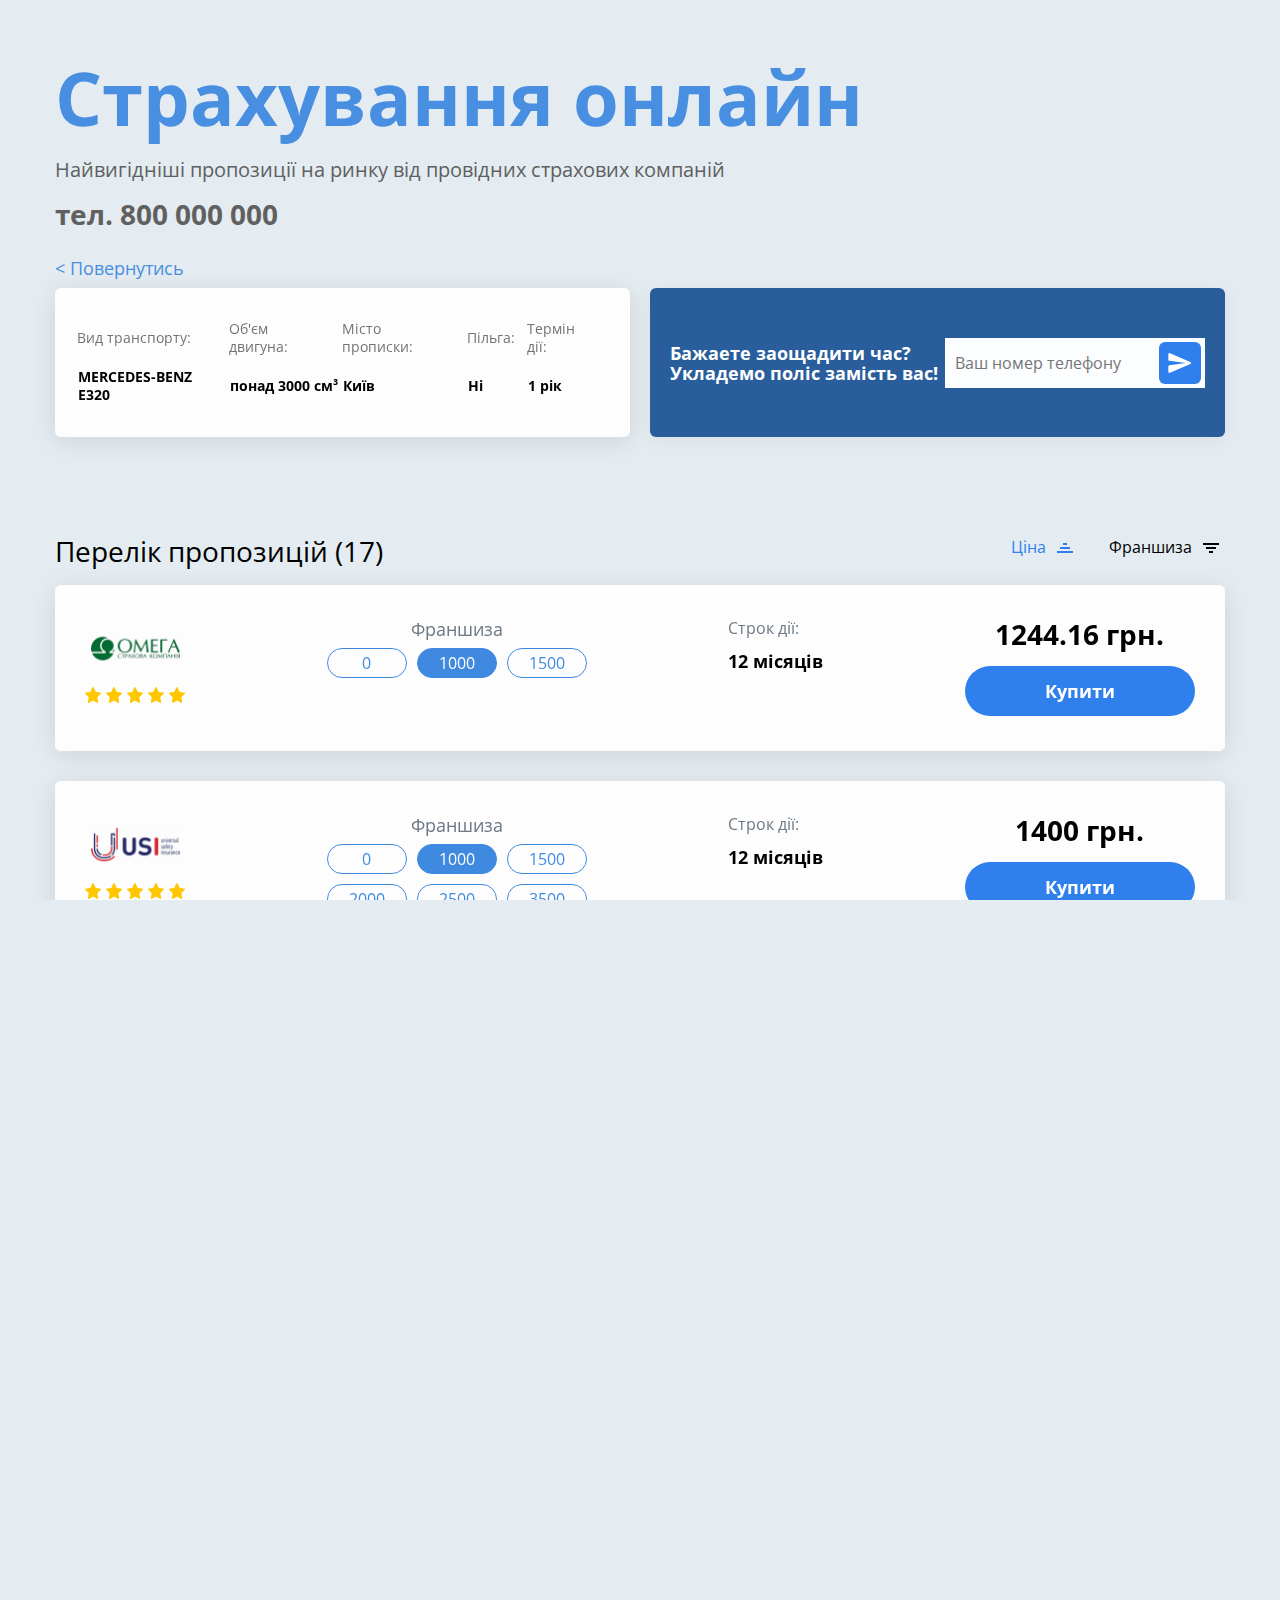
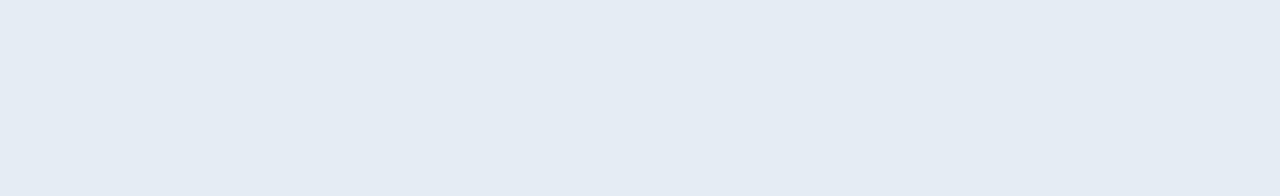
<file: result.html>
<!DOCTYPE html>
<html lang="ru">

<head>
  <meta charset="UTF-8">
  <meta name="viewport" content="width=device-width, initial-scale=1.0">
  <meta http-equiv="X-UA-Compatible" content="ie=edge">
  <title>Document</title>
  <link href="https://fonts.googleapis.com/css2?family=Open+Sans:wght@400;700&display=swap" rel="stylesheet">
  <link rel="stylesheet" href="css/libs.min.css">
  <link rel="stylesheet" href="css/style.min.css">
</head>

<body>

  <div id="top"></div>
  <div class="intro__preview-wrapper">
    <div class="container">
      <div class="intro__preview">
        <div class="intro__preview-title">
          Страхування онлайн
        </div>
        <div class="intro__preview-text">
          Найвигідніші пропозиції на ринку від провідних страхових компаній
        </div>
        <div class="intro__preview-phone">
          тел. 800 000 000
        </div>
      </div>
    </div>
  </div>
  
  <section class="result__table">
    <div class="container">
      <div class="result__table-inner">
        <a href="#" class="result__table-back">< Повернутись</a>
        
        <div class="result__table-inner">
          <div class="result__table-block">
            <table>
              <tr>
                <th>Вид транспорту:</th>
                <th>Об'єм двигуна:</th>
                <th>Місто прописки:</th>
                <th>Пільга:</th>
                <th>Термін дії:</th>
              </tr>
              <tr>
                <td data-label="Вид транспорту:">MERCEDES-BENZ E320</td>
                <td data-label="Об'єм двигуна:">понад 3000 см³</td>
                <td data-label="Місто прописки:">Київ</td>
                <td data-label="Пільга:">Ні</td>
                <td data-label="Термін дії:">1 рік</td>
              </tr>
            </table>
          </div>

          <div class="form-callback">
            <p>Бажаете заощадити час? Укладемо поліс замість вас! </p>
            <form class="" action="">
              <div class="form-group">
                <input type="text" name="qwery" placeholder="Ваш номер телефону" required="">
              </div>
              <button class="sub_btn" type="button">
                <svg width="24" height="20" viewBox="0 0 24 20" fill="none" xmlns="http://www.w3.org/2000/svg">
                  <path d="M1.96671 19.8001L22.325 11.0735C22.5355 10.9838 22.715 10.8343 22.8411 10.6434C22.9672 10.4526 23.0345 10.2289 23.0345 10.0001C23.0345 9.77138 22.9672 9.54767 22.8411 9.35683C22.715 9.16599 22.5355 9.01645 22.325 8.9268L1.96671 0.200131C1.79043 0.123241 1.59777 0.0914478 1.40613 0.107618C1.21449 0.123788 1.02989 0.187414 0.868989 0.292755C0.708083 0.398096 0.575934 0.541839 0.484463 0.711014C0.392992 0.88019 0.345077 1.06948 0.345041 1.2618L0.333374 6.64013C0.333374 7.22346 0.765041 7.72513 1.34837 7.79513L17.8334 10.0001L1.34837 12.1935C0.765041 12.2751 0.333374 12.7768 0.333374 13.3601L0.345041 18.7385C0.345041 19.5668 1.19671 20.1385 1.96671 19.8001Z" fill="white"/>
                </svg>
              </button>
            </form>
          </div>
        </div>



      </div>
    </div>
  </section>


  <section class="total">
    <div class="container">
      <div class="total__inner">
        <div class="total__top">
          <div class="total__quality">
            Перелік пропозицій (17)
          </div>
          <div class="total__filter">
            <button type="button" class="active">
              <span>Ціна</span>
              <svg width="16" height="10" viewBox="0 0 16 10" fill="none" xmlns="http://www.w3.org/2000/svg">
                <path d="M3 4H13V6H3V4ZM0 0H16V2H0V0ZM6 8H10V10H6V8Z" fill="#000"/>
                </svg>
            </button>
            <button type="button">
              <span>Франшиза</span>
              <svg width="16" height="10" viewBox="0 0 16 10" fill="none" xmlns="http://www.w3.org/2000/svg">
                <path d="M3 4H13V6H3V4ZM0 0H16V2H0V0ZM6 8H10V10H6V8Z" fill="#000"/>
                </svg>
            </button>
          </div>
        </div>
        <div class="total__items">
          <div class="total__item">
            <div class="total__preview">
              <a href="#" class="total__preview-logo" style="background-image: url(images/omega.png);"></a>
              <div class="total__preview-rate">
                <img src="images/rate.png" alt="">
                <img class="rate-mob" src="images/rate-mob.png" alt="">
              </div>
            </div>
            <div class="total__choice">
              <div class="total__choice-name">
                Франшиза
              </div>
              <div class="total__choice-btns">
                <div class="total__choice-btn">0</div>
                <div class="total__choice-btn active">1000</div>
                <div class="total__choice-btn">1500</div>
              </div>
            </div>
            <div class="total__time">
              <div class="total__time-name">
                Строк дії:
              </div>
              <div class="total__time-qual">
                12 місяців
              </div>
            </div>
            <div class="total__pricing">
              <div class="total__pricing-qual">
                1244.16 грн.
              </div>
              <a href="#" class="total__pricing-btn">Купити</a>
            </div>
          </div>
          <div class="total__item">
            <div class="total__preview">
              <a href="#" class="total__preview-logo" style="background-image: url(images/usi.png);"></a>
              <div class="total__preview-rate">
                <img src="images/rate.png" alt="">
                <img class="rate-mob" src="images/rate-mob.png" alt="">
              </div>
            </div>
            <div class="total__choice">
              <div class="total__choice-name">
                Франшиза
              </div>
              <div class="total__choice-btns">
                <div class="total__choice-btn">0</div>
                <div class="total__choice-btn active">1000</div>
                <div class="total__choice-btn">1500</div>
                <div class="total__choice-btn">2000</div>
                <div class="total__choice-btn">2500</div>
                <div class="total__choice-btn">3500</div>
              </div>
            </div>
            <div class="total__time">
              <div class="total__time-name">
                Строк дії:
              </div>
              <div class="total__time-qual">
                12 місяців
              </div>
            </div>
            <div class="total__pricing">
              <div class="total__pricing-qual">
                1400 грн.
              </div>
              <a href="#" class="total__pricing-btn">Купити</a>
            </div>
          </div>
          <div class="total__item">
            <div class="total__preview">
              <a href="#" class="total__preview-logo" style="background-image: url(images/arsenal.png);"></a>
              <div class="total__preview-rate">
                <img src="images/rate.png" alt="">
                <img class="rate-mob" src="images/rate-mob.png" alt="">
              </div>
            </div>
            <div class="total__choice">
              <div class="total__choice-name">
                Франшиза
              </div>
              <div class="total__choice-btns">
                <div class="total__choice-btn">0</div>
                <div class="total__choice-btn active">1000</div>
                <div class="total__choice-btn">1500</div>
              </div>
            </div>
            <div class="total__time">
              <div class="total__time-name">
                Строк дії:
              </div>
              <div class="total__time-qual">
                12 місяців
              </div>
            </div>
            <div class="total__pricing">
              <div class="total__pricing-qual">
                1400 грн.
              </div>
              <a href="#" class="total__pricing-btn">Купити</a>
            </div>
          </div>
          <div class="total__item">
            <div class="total__preview">
              <a href="#" class="total__preview-logo" style="background-image: url(images/omega.png);"></a>
              <div class="total__preview-rate">
                <img src="images/rate.png" alt="">
                <img class="rate-mob" src="images/rate-mob.png" alt="">
              </div>
            </div>
            <div class="total__choice">
              <div class="total__choice-name">
                Франшиза
              </div>
              <div class="total__choice-btns">
                <div class="total__choice-btn">0</div>
                <div class="total__choice-btn active">1000</div>
                <div class="total__choice-btn">1500</div>
              </div>
            </div>
            <div class="total__time">
              <div class="total__time-name">
                Строк дії:
              </div>
              <div class="total__time-qual">
                12 місяців
              </div>
            </div>
            <div class="total__pricing">
              <div class="total__pricing-qual">
                1400 грн.
              </div>
              <a href="#" class="total__pricing-btn">Купити</a>
            </div>
          </div>
          <div class="total__item">
            <div class="total__preview">
              <a href="#" class="total__preview-logo" style="background-image: url(images/omega.png);"></a>
              <div class="total__preview-rate">
                <img src="images/rate.png" alt="">
                <img class="rate-mob" src="images/rate-mob.png" alt="">
              </div>
            </div>
            <div class="total__choice">
              <div class="total__choice-name">
                Франшиза
              </div>
              <div class="total__choice-btns">
                <div class="total__choice-btn">0</div>
                <div class="total__choice-btn active">1000</div>
                <div class="total__choice-btn">1500</div>
              </div>
            </div>
            <div class="total__time">
              <div class="total__time-name">
                Строк дії:
              </div>
              <div class="total__time-qual">
                12 місяців
              </div>
            </div>
            <div class="total__pricing">
              <div class="total__pricing-qual">
                1400 грн.
              </div>
              <a href="#" class="total__pricing-btn">Купити</a>
            </div>
          </div>
        </div>
      </div>
    </div>
  </section>


  <footer class="footer">
    <div class="container">
      <div class="footer__inner">
        <div class="footer__copy">
          © 2020 Страхування онлайн
        </div>
        <a href="javascript://0" onclick="slowScroll ('#top')" class="footer__top">
          <img src="images/arrow-top.svg" alt="">
        </a>
        <div class="footer__pay">
          <a href="#">
            <img src="images/visa.png" alt="">
          </a>
          <a href="#">
            <img src="images/mastercard.png" alt="">
          </a>
          <a href="#">
            <img src="images/apple.png" alt="">
          </a>
          <a href="#">
            <img src="images/google.png" alt="">
          </a>
        </div>
      </div>
    </div>
  </footer>





  <script src="https://ajax.googleapis.com/ajax/libs/jquery/3.4.1/jquery.min.js"></script>
  <script src="js/libs.min.js"></script>
  <script src="js/main.js"></script>
</body>

</html>
</file>
<file: css/libs.min.css>
/*! normalize.css v8.0.1 | MIT License | github.com/necolas/normalize.css */.mfp-image-holder .mfp-content,img.mfp-img,legend{max-width:100%}progress,sub,sup{vertical-align:baseline}.slick-loading .slick-slide,.slick-loading .slick-track{visibility:hidden}.mfp-arrow,.slick-slider{-webkit-tap-highlight-color:transparent}html{line-height:1.15;-webkit-text-size-adjust:100%}body{margin:0}details,main{display:block}h1{font-size:2em;margin:.67em 0}hr{box-sizing:content-box;height:0;overflow:visible}code,kbd,pre,samp{font-family:monospace,monospace;font-size:1em}a{background-color:transparent}abbr[title]{border-bottom:none;text-decoration:underline;text-decoration:underline dotted}b,strong{font-weight:bolder}small{font-size:80%}sub,sup{font-size:75%;line-height:0;position:relative}sub{bottom:-.25em}sup{top:-.5em}img{border-style:none}button,input,optgroup,select,textarea{font-family:inherit;font-size:100%;line-height:1.15;margin:0}button,input{overflow:visible}button,select{text-transform:none}[type=button],[type=reset],[type=submit],button{-webkit-appearance:button}[type=button]::-moz-focus-inner,[type=reset]::-moz-focus-inner,[type=submit]::-moz-focus-inner,button::-moz-focus-inner{border-style:none;padding:0}[type=button]:-moz-focusring,[type=reset]:-moz-focusring,[type=submit]:-moz-focusring,button:-moz-focusring{outline:ButtonText dotted 1px}fieldset{padding:.35em .75em .625em}legend{box-sizing:border-box;color:inherit;display:table;padding:0;white-space:normal}textarea{overflow:auto}[type=checkbox],[type=radio]{box-sizing:border-box;padding:0}[type=number]::-webkit-inner-spin-button,[type=number]::-webkit-outer-spin-button{height:auto}[type=search]{-webkit-appearance:textfield;outline-offset:-2px}[type=search]::-webkit-search-decoration{-webkit-appearance:none}::-webkit-file-upload-button{-webkit-appearance:button;font:inherit}summary{display:list-item}[hidden],template{display:none}.slick-list,.slick-slider,.slick-track{position:relative;display:block}.slick-slider{box-sizing:border-box;-webkit-user-select:none;-moz-user-select:none;-ms-user-select:none;user-select:none;-webkit-touch-callout:none;-khtml-user-select:none;-ms-touch-action:pan-y;touch-action:pan-y}.slick-list{overflow:hidden;margin:0;padding:0}.slick-list:focus{outline:0}.slick-list.dragging{cursor:pointer;cursor:hand}.slick-slider .slick-list,.slick-slider .slick-track{-webkit-transform:translate3d(0,0,0);-moz-transform:translate3d(0,0,0);-ms-transform:translate3d(0,0,0);-o-transform:translate3d(0,0,0);transform:translate3d(0,0,0)}.slick-track{top:0;left:0;margin-left:auto;margin-right:auto}.mfp-bg,.mfp-wrap{position:fixed;top:0;width:100%;left:0}.slick-track:after,.slick-track:before{display:table;content:''}.slick-track:after{clear:both}.slick-slide{display:none;float:left;height:100%;min-height:1px}[dir=rtl] .slick-slide{float:right}.slick-slide img{display:block}.slick-slide.slick-loading img{display:none}.slick-slide.dragging img{pointer-events:none}.slick-initialized .slick-slide{display:block}.slick-vertical .slick-slide{display:block;height:auto;border:1px solid transparent}.slick-arrow.slick-hidden{display:none}.mfp-bg{height:100%;z-index:1042;overflow:hidden;background:#0b0b0b;opacity:.8}.mfp-wrap{height:100%;z-index:1043;outline:0!important;-webkit-backface-visibility:hidden}.mfp-container{text-align:center;position:absolute;width:100%;height:100%;left:0;top:0;padding:0 8px;box-sizing:border-box}.mfp-container:before{content:'';display:inline-block;height:100%;vertical-align:middle}.mfp-align-top .mfp-container:before{display:none}.mfp-content{position:relative;display:inline-block;vertical-align:middle;margin:0 auto;text-align:left;z-index:1045}.mfp-ajax-holder .mfp-content,.mfp-inline-holder .mfp-content{width:100%;cursor:auto}.mfp-ajax-cur{cursor:progress}.mfp-zoom-out-cur,.mfp-zoom-out-cur .mfp-image-holder .mfp-close{cursor:-moz-zoom-out;cursor:-webkit-zoom-out;cursor:zoom-out}.mfp-zoom{cursor:pointer;cursor:-webkit-zoom-in;cursor:-moz-zoom-in;cursor:zoom-in}.mfp-auto-cursor .mfp-content{cursor:auto}.mfp-arrow,.mfp-close,.mfp-counter,.mfp-preloader{-webkit-user-select:none;-moz-user-select:none;user-select:none}.mfp-loading.mfp-figure{display:none}.mfp-hide{display:none!important}.mfp-preloader{color:#CCC;position:absolute;top:50%;width:auto;text-align:center;margin-top:-.8em;left:8px;right:8px;z-index:1044}.mfp-preloader a{color:#CCC}.mfp-preloader a:hover{color:#FFF}.mfp-s-error .mfp-content,.mfp-s-ready .mfp-preloader{display:none}button.mfp-arrow,button.mfp-close{overflow:visible;cursor:pointer;background:0 0;border:0;-webkit-appearance:none;display:block;outline:0;padding:0;z-index:1046;box-shadow:none;touch-action:manipulation}.mfp-figure:after,.mfp-iframe-scaler iframe{box-shadow:0 0 8px rgba(0,0,0,.6);position:absolute}button::-moz-focus-inner{padding:0;border:0}.mfp-close{width:44px;height:44px;line-height:44px;position:absolute;right:0;top:0;text-decoration:none;text-align:center;opacity:.65;padding:0 0 18px 10px;color:#FFF;font-style:normal;font-size:28px;font-family:Arial,Baskerville,monospace}.mfp-close:focus,.mfp-close:hover{opacity:1}.mfp-close:active{top:1px}.mfp-close-btn-in .mfp-close{color:#333}.mfp-iframe-holder .mfp-close,.mfp-image-holder .mfp-close{color:#FFF;right:-6px;text-align:right;padding-right:6px;width:100%}.mfp-counter{position:absolute;top:0;right:0;color:#CCC;font-size:12px;line-height:18px;white-space:nowrap}.mfp-arrow{position:absolute;opacity:.65;margin:-55px 0 0;top:50%;padding:0;width:90px;height:110px}.mfp-arrow:active{margin-top:-54px}.mfp-arrow:focus,.mfp-arrow:hover{opacity:1}.mfp-arrow:after,.mfp-arrow:before{content:'';display:block;width:0;height:0;position:absolute;left:0;top:0;margin-top:35px;margin-left:35px;border:inset transparent}.mfp-arrow:after{border-top-width:13px;border-bottom-width:13px;top:8px}.mfp-arrow:before{border-top-width:21px;border-bottom-width:21px;opacity:.7}.mfp-arrow-left{left:0}.mfp-arrow-left:after{border-right:17px solid #FFF;margin-left:31px}.mfp-arrow-left:before{margin-left:25px;border-right:27px solid #3F3F3F}.mfp-arrow-right{right:0}.mfp-arrow-right:after{border-left:17px solid #FFF;margin-left:39px}.mfp-arrow-right:before{border-left:27px solid #3F3F3F}.mfp-iframe-holder{padding-top:40px;padding-bottom:40px}.mfp-iframe-holder .mfp-content{line-height:0;width:100%;max-width:900px}.mfp-iframe-holder .mfp-close{top:-40px}.mfp-iframe-scaler{width:100%;height:0;overflow:hidden;padding-top:56.25%}.mfp-iframe-scaler iframe{display:block;top:0;left:0;width:100%;height:100%;background:#000}.mfp-figure:after,img.mfp-img{width:auto;height:auto;display:block}img.mfp-img{line-height:0;box-sizing:border-box;padding:40px 0;margin:0 auto}.mfp-figure{line-height:0}.mfp-figure:after{content:'';left:0;top:40px;bottom:40px;right:0;z-index:-1;background:#444}.mfp-figure small{color:#BDBDBD;display:block;font-size:12px;line-height:14px}.mfp-figure figure{margin:0}.mfp-bottom-bar{margin-top:-36px;position:absolute;top:100%;left:0;width:100%;cursor:auto}.mfp-title{text-align:left;line-height:18px;color:#F3F3F3;word-wrap:break-word;padding-right:36px}.mfp-gallery .mfp-image-holder .mfp-figure{cursor:pointer}@media screen and (max-width:800px) and (orientation:landscape),screen and (max-height:300px){.mfp-img-mobile .mfp-image-holder{padding-left:0;padding-right:0}.mfp-img-mobile img.mfp-img{padding:0}.mfp-img-mobile .mfp-figure:after{top:0;bottom:0}.mfp-img-mobile .mfp-figure small{display:inline;margin-left:5px}.mfp-img-mobile .mfp-bottom-bar{background:rgba(0,0,0,.6);bottom:0;margin:0;top:auto;padding:3px 5px;position:fixed;box-sizing:border-box}.mfp-img-mobile .mfp-bottom-bar:empty{padding:0}.mfp-img-mobile .mfp-counter{right:5px;top:3px}.mfp-img-mobile .mfp-close{top:0;right:0;width:35px;height:35px;line-height:35px;background:rgba(0,0,0,.6);position:fixed;text-align:center;padding:0}}@media all and (max-width:900px){.mfp-arrow{-webkit-transform:scale(.75);transform:scale(.75)}.mfp-arrow-left{-webkit-transform-origin:0;transform-origin:0}.mfp-arrow-right{-webkit-transform-origin:100%;transform-origin:100%}.mfp-container{padding-left:6px;padding-right:6px}}
</file>
<file: css/style.min.css>
html{box-sizing:border-box}*,*::before,*::after{box-sizing:inherit}body{font-family:'Open Sans', sans-serif;line-height:20px;font-size:16px;font-weight:400;color:#000;background-color:#E4ECF1}html,body{height:100%;position:relative;overflow-x:hidden}.container{max-width:1200px;margin:0 auto;padding:0 15px}a{display:inline-block;text-decoration:none;color:#000}ul,li{padding:0;margin:0;list-style:none;display:inline-block}h1,h2,h3,p{margin:0}.intro,.intro2,.intro3{background-size:cover;background-repeat:no-repeat;background-position:center center;width:100%;height:819px}.intro{background-image:url(../images/intro.jpg)}.intro.active{background-image:none}.intro2{background-image:url(../images/intro-2.jpg)}.intro2.active{background-image:none}.intro3{background-image:url(../images/intro-3.jpg);background-position:right;background-size:contain}.intro3.active{background-image:none}.intro__preview{padding-top:61px;margin-bottom:190px}.intro__preview-title{font-weight:700;font-size:74px;line-height:74px;color:#488FE1;margin-bottom:25px}.intro__preview-text{font-size:20px;line-height:20px;color:#606060;margin-bottom:20px}.intro__preview-phone{font-size:28px;line-height:28px;color:#606060;font-weight:700}.tab-item{display:none}.tab-item.active-tab{display:block}.tabs{display:flex;justify-content:space-between}.tab{width:33.333333%;padding:30px 10px 28px;background:#FFFFFF;box-shadow:inset 0px 0px 50px rgba(0,0,0,0.1);border-radius:6px 6px 0px 0px;font-size:20px;border-left:1px solid rgba(0,0,0,0.1);line-height:28px;color:#A4A4A4;display:flex;align-items:center;justify-content:center;cursor:pointer;transition:all .3s}.tab.active{color:#488FE1;font-weight:700;transition:all .3s;box-shadow:none;border-left:0 solid transparent}.tab:first-child.active{font-weight:400}.tab:first-child.active span{font-weight:700}.tab-item__search{background-color:#fff;display:flex;justify-content:space-between;padding:25px 20px 30px}.pricing,.tab-item__search{border-radius:0px 0px 6px 6px;background:rgba(255,255,255,0.9);box-shadow:0px 20px 25px rgba(0,0,0,0.1);-webkit-backdrop-filter:blur(10px);backdrop-filter:blur(10px)}.tab-item__search--left{padding:18px 25px 33px;max-width:350px;width:100%;background:#344D60;border-radius:10px}.tab-item__search--left label{font-size:16px;line-height:150%;display:flex;align-items:flex-end;letter-spacing:-0.15px;color:#FFFFFF;position:relative;margin-bottom:10px}.tab-item__search--left input{width:100%;height:60px;line-height:60px;font-size:18px;display:flex;align-items:center;letter-spacing:-0.15px;border-radius:7px;border:none;padding:14px 16px;margin-bottom:15px}.tab-item__search--left input::-webkit-input-placeholder{color:#B4B4B4}.tab-item__search--left input::-moz-placeholder{color:#B4B4B4}.tab-item__search--left input:-ms-input-placeholder{color:#B4B4B4}.tab-item__search--left input::-ms-input-placeholder{color:#B4B4B4}.tab-item__search--left input::placeholder{color:#B4B4B4}.left__form-input1{text-align:center;margin-bottom:20px;padding:0;padding-left:20px;text-transform:uppercase;font-size:24px !important}.gerb-input{position:absolute;top:0;left:0}.search--left__btns{display:flex;justify-content:space-between;flex-wrap:wrap;margin-bottom:25px}.search--left__btns .search--left__btn{padding:6px 15px 6px 13px;cursor:pointer;border:none;background-color:#172B39;color:#CFCFCF;border-radius:20px;font-size:14px;line-height:14px}.search--left__sogl{display:flex;justify-content:space-between;margin-bottom:23px}.search--left__sogl--text{font-size:16px;line-height:24px;display:flex;align-items:center;letter-spacing:-0.15px;color:#FFFFFF}.search--left__submit,.search--right__submit{font-size:18px;line-height:60px;display:flex;align-items:center;text-align:center;letter-spacing:-0.15px;color:#070606;border:none;background-color:#FFBA49;max-width:300px;width:100%;border-radius:30px;height:60px;display:flex;justify-content:center;align-items:center;font-weight:700;cursor:pointer}.search--right__submit{background-color:#2F80ED;color:#fff}#switch,#switch1,#switch2,#switch3{position:relative;min-width:51px;height:31px;border-radius:50px;font-size:14px;font-weight:700;background-color:#001C3D;box-shadow:1px 2px 3px rgba(0,0,0,0.5);transition:all 0.5s ease-in}#switch.checkLight,#switch1.checkLight,#switch2.checkLight,#switch3.checkLight{background-color:#2AA952}#switch .icon,#switch1 .icon,#switch2 .icon,#switch3 .icon{position:absolute;top:2px;left:2px;width:27px;height:27px;border-radius:50%;background-color:#fff;transition:left 0.4s ease-out;box-shadow:1px 1px 3px rgba(0,0,0,0.5)}#switch.checkLight .icon,#switch1.checkLight .icon,#switch2.checkLight .icon,#switch3.checkLight .icon{position:absolute;top:2px;left:22px;width:27px;height:27px;border-radius:50%;background-color:#fff}.checkbox{position:absolute;cursor:pointer;left:0;right:0;top:0;bottom:0;width:100%;height:100% !important;opacity:0;z-index:2;border:none;border-radius:50px}.search--right__items{max-width:420px;display:flex;justify-content:space-between;flex-wrap:wrap}.search--right__item,.rashet__choice-item{cursor:pointer;padding:12px 10px;margin-bottom:10px;width:202px;height:60px;display:flex;align-items:center;justify-content:space-between;background:#FFFFFF;box-shadow:0px 0px 10px rgba(0,0,0,0.1);border-radius:6px;border:2px solid transparent}.search--right__item.active,.rashet__choice-item.active{border:2px solid #237DD0}.search--right__item.active .right__item-text,.rashet__choice-item.active .right__item-text{color:#2F80ED}.search--right__item.active svg path,.rashet__choice-item.active svg path{fill:#2F80ED}.tab-item__search--right{padding:17px 20px 38px;border-radius:10px;border:1px solid #C7C7C7;max-width:760px;width:100%}.search--right__title{margin-bottom:20px;line-height:24px}.right__item-text--down{font-weight:700}.right__item-text{text-align:center;font-size:14px;line-height:16px;width:130px}.right__item-text span{font-weight:700}.search--right__form{display:flex;justify-content:space-between}.search--right__choice{width:280px}.search--right__choice .search--left__btn{color:#818181;background-color:#E0E4EB}.search--right__choice .search--left__sogl--text{color:#101010}.search--right__choice input{height:60px;width:100%;padding:0 16px;line-height:60px;margin-bottom:20px;border:1px solid #B9B9B9;border-radius:6px;background-color:transparent}.search--right__choice input::-webkit-input-placeholder{color:#B4B4B4}.search--right__choice input::-moz-placeholder{color:#B4B4B4}.search--right__choice input:-ms-input-placeholder{color:#B4B4B4}.search--right__choice input::-ms-input-placeholder{color:#B4B4B4}.search--right__choice input::placeholder{color:#B4B4B4}#switch1{background-color:#cdcdcd;box-shadow:none}.pricing{padding:0px 30px 134px}.pricing .search--left__btns{margin-bottom:0}.pricing .search--left__btn{color:#818181;background-color:#E0E4EB;padding:6px 9px 6px 8px}.jq-selectbox__select:hover{background:#fff}.jq-selectbox.jqselect{width:100%;height:60px}.jq-selectbox__select,.jq-selectbox__select-text{height:60px}.jq-selectbox__trigger{border-left:0}.jq-selectbox__trigger-arrow{top:50%;border:0}.jq-selectbox__trigger-arrow::before{position:absolute;top:-3px;left:-16px;width:12px;height:8px;background-size:cover;background-position:center;background-repeat:no-repeat;content:'';background-image:url(../images/select-arrow.svg)}.jq-selectbox__select{padding:0;background:#fff;box-shadow:none;border:1px solid #B9B9B9 !important;border-radius:6px}.jq-selectbox__select::before{content:'';position:absolute;left:10px;top:50%;transform:translateY(-50%);background-image:url(../images/flag.svg);width:40px;height:40px;background-size:cover;background-position:center;background-repeat:no-repeat}.jq-selectbox__dropdown{margin:0;border-radius:0 0 4px 4px;border-top:0px solid #000;box-shadow:none}.jq-selectbox__dropdown li,.jq-selectbox__dropdown ul{width:100%}.jq-selectbox__dropdown ul{max-height:200px;overflow:auto}.jq-selectbox__dropdown li{position:relative}.jq-selectbox__dropdown li::before{content:'';position:absolute;left:19px;background-image:url(../images/flag.svg);width:30px;height:30px;background-size:cover;background-position:center;background-repeat:no-repeat}.jq-selectbox.jqselect.dropdown.opened .jq-selectbox__select{border-bottom:1px solid transparent !important;border-radius:6px 6px 0 0}.jq-selectbox.jqselect.dropdown.opened li{height:40px;display:flex;align-items:center;padding-left:64px}.jq-selectbox li:hover{background-color:#fff;color:#000000}.jq-selectbox li.selected{background-color:#fff;color:#000}.jq-selectbox__select-text{padding-left:64px;line-height:60px;font-size:16px;color:#000;font-family:'Open Sans', sans-serif}.pricing__title{text-align:center;font-weight:bold;font-size:28px;line-height:28px;padding:27px 0px 47px}.pricing__items-wrapper{display:flex;justify-content:space-between;margin-bottom:58px}.pricing__item:first-child{max-width:320px;width:100%}.pricing__item:nth-child(2){max-width:370px;width:100%}.pricing__item:nth-child(2) label{display:inline-block;margin:0 35px 25px 0;font-size:0}.pricing__item:nth-child(2) label input{border-radius:4px;border:1px solid #000;width:100px;padding:3px 10px}.pricing__item:nth-child(2) input:focus{border:1px solid red;box-shadow:0 0 5px rgba(0,0,0,0.3)}.pricing__item:nth-child(2) .label{display:inline-block;padding:0 10px}.pricing__item:nth-child(2) fieldset{margin:0 0 20px;padding:20px 10px}.pricing__item:nth-child(2) label *{font-size:16px;font-size:1rem}.pricing__item:nth-child(2) .delete{display:none;color:red}.pricing__item:nth-child(2) .data-added .delete{display:inline-block}.pricing__item:last-child{max-width:340px;width:100%}.pricing__item:last-child .jq-selectbox__select::before{display:none}.pricing__item:last-child .jq-selectbox__select-text{padding-left:20px}.pricing__item:last-child .jq-selectbox.jqselect.dropdown.opened li{padding-left:20px}.pricing__item:last-child .jq-selectbox__dropdown li::before{display:none}.raschet .jq-selectbox__select::before{display:none}.raschet .jq-selectbox__select-text{padding-left:20px}.raschet .jq-selectbox.jqselect.dropdown.opened li{padding-left:20px}.raschet .jq-selectbox__dropdown li::before{display:none}.pricing__item-name{margin-bottom:10px;line-height:24px}.left__sogl-first{max-width:180px;align-items:center}.left__sogl-second{margin-top:20px}.left__sogl-second,.left__sogl-first{margin-bottom:0}.left__sogl-second .search--left__sogl--text,.left__sogl-first .search--left__sogl--text{color:#101010}#switch2,#switch3{background-color:#CDCDCD;box-shadow:none}.rashet__choice-items{display:flex;justify-content:space-between;flex-wrap:wrap}.raschet{padding:72px 45px 88px 42px;background-color:#fff}.rashet__choice{margin-bottom:30px}.rashet__choice-title{margin-bottom:20px}.rashet__data{display:flex;justify-content:space-between;margin-bottom:58px}.rashet__data-left{max-width:645px;width:100%}.rashet__data-left input{color:#000;padding:17px 20px 15px;height:60px;line-height:60px;background:#FFFFFF;box-shadow:0px 0px 10px rgba(0,0,0,0.1);border-radius:6px;border:none}.rashet__data-left input:first-child{width:200px}.rashet__data-left input:last-child{width:420px;float:right}.rashet__data-title{margin-bottom:10px;line-height:24px}.raschet__data-right{max-width:420px;width:100%}.pricing .search--left__btns{margin-top:20px}.pricing-btn{display:flex;justify-content:center}.pricing-btn button{font-weight:bold;font-size:18px;color:#fff;line-height:24px;background-color:#2F80ED;border:none;border-radius:35px;padding:18px 27px;cursor:pointer}.advantages{margin-top:260px}.advantages__inner{display:flex;justify-content:space-between;margin-bottom:67px}.advantages__item{text-align:center;max-width:330px}.advantages__img{height:95px;display:flex;align-items:center;justify-content:center;margin-bottom:25px}.info__inner{padding:40px 30px 10px 38px;background:rgba(255,255,255,0.9);box-shadow:0px 4px 25px rgba(0,0,0,0.1);-webkit-backdrop-filter:blur(10px);backdrop-filter:blur(10px);border-radius:6px;margin-bottom:40px}.info__inner p{margin-bottom:20px;line-height:24px;font-size:15px}.info__title{font-size:28px;margin-bottom:20px;line-height:30px}.faq__inner{background:rgba(255,255,255,0.9);box-shadow:0px 4px 25px rgba(0,0,0,0.1);-webkit-backdrop-filter:blur(10px);backdrop-filter:blur(10px);border-radius:6px;padding:68px 30px 35px 33px;margin-bottom:70px}.faq__title{font-size:28px;line-height:30px;margin-bottom:20px}.faq__text{font-size:15px;margin-bottom:30px;line-height:24px}.accordion-list__item{background:#EFF1F3;border-radius:6px;margin-bottom:20px;cursor:pointer}.accordion-item--opened .accordion-item__icon{transform:rotate(180deg) translateX(20px)}.accordion-item--opened .accordion-item__inner{max-height:500px;transition-timing-function:cubic-bezier(0.895, 0.03, 0.685, 0.22);transition-duration:0.5s;transition-property:max-height}.accordion-item--opened .accordion-item__content{opacity:1;transform:translateY(0);transition-delay:0.2s;transition-timing-function:ease-in-out;transition-duration:0.2s;transition-property:opacity, transform}.accordion-item__line{display:flex;justify-content:space-between;align-items:center;z-index:2;position:relative;padding:20px 0px 20px 22px}.accordion-item__title{line-height:24px;font-size:16px}.accordion-item__icon{padding-right:20px}.accordion-item__inner{max-height:0;overflow:hidden;text-transform:cubic-bezier(0.95, 0.05, 0.795, 0.035);transition-duration:0.5s;transition-property:max-height;z-index:1;position:relative;padding-left:22px;padding-right:22px}.accordion-item__content{opacity:0;transform:translateY(-1rem);transition-timing-function:linear, ease;transition-duration:0.1s;transition-property:opacity, transform;transition-delay:0.5s;padding-top:15px}.accordion-item__paragraph{color:#333;padding-bottom:30px}.reviews__inner{margin-bottom:80px}.reviews__items{display:flex;justify-content:space-between}.reviews__item{width:370px;padding:20px 20px 42px;background:rgba(255,255,255,0.9);box-shadow:0px 4px 25px rgba(0,0,0,0.1);-webkit-backdrop-filter:blur(10px);backdrop-filter:blur(10px);border-radius:6px}.reviews__text{font-size:16px;line-height:20px;margin-bottom:10px}.reviews__line{display:flex;justify-content:space-between;align-items:center}.reviews__name{font-weight:700;font-size:14px;line-height:18px}.reviews__time{font-size:12px;line-height:18px;color:#828282}.reviews__title{font-size:28px;line-height:120%;margin-bottom:30px;text-align:center}.footer__inner{display:flex;justify-content:space-between;align-items:center}.footer__pay{display:flex;align-items:center}.footer__pay a{margin:0px 15px}.rate-mob{display:none}.footer__top{margin-left:150px;cursor:pointer}.intro__preview-wrapper .intro__preview{margin-bottom:30px}.result__table-back{font-size:18px;line-height:20px;color:#488FE1;margin-bottom:10px}.result__table-block{background:rgba(255,255,255,0.9);box-shadow:0px 4px 25px rgba(0,0,0,0.1);-webkit-backdrop-filter:blur(10px);backdrop-filter:blur(10px);border-radius:6px;padding:30px 40px 40px 30px}.result__table-block table{width:100%}.result__table-block table tr{font-weight:bold;font-size:18px;line-height:18px;color:#000000}.result__table-block table tr td{padding-top:10px;position:relative}.result__table-block table tr:first-child th{font-size:16px;line-height:18px;color:#737373;font-weight:400;padding:0;-moz-text-align-last:left;text-align-last:left}@media (max-width: 850px){.total__item{flex-direction:column}.total__preview-logo{width:200px !important;height:90px !important}.total__preview-rate img{width:160px;height:25px}.total__top{flex-direction:column;align-items:center}.total__filter{width:100%;display:flex;justify-content:center;margin-top:20px}.total__quality{font-size:22px !important;line-height:22px !important}.total__filter button{margin:0 15px !important}.result__table-block{padding:20px 15px 35px}.result__table-block table thead{display:none}.result__table-block table td::before{content:attr(data-label);position:absolute;left:0;top:14px;font-size:16px;line-height:18px;color:#737373;font-weight:400;padding:0}.result__table-block table td{min-width:130px;padding-top:38px !important}.result__table-block table tr:nth-child(1){display:none}.result__table-block table tr:nth-child(2){display:flex;flex-direction:column}}.result__table-inner{margin-bottom:50px}.total__top{margin-bottom:20px;display:flex;justify-content:space-between}.total__quality{font-size:28px;line-height:28px}.total__filter button{margin-left:20px;font-size:16px;line-height:16px;background-color:transparent;border:none;cursor:pointer;outline:none}.total__filter button span{margin-right:7px}.total__filter button.active{color:#2F80ED}.total__filter button.active svg{transform:rotate(180deg)}.total__filter button.active svg path{fill:#2F80ED}.total__items{margin-bottom:175px}.total__item{display:flex;justify-content:space-between;padding:35px 30px;background:rgba(255,255,255,0.9);box-shadow:0px 4px 25px rgba(0,0,0,0.1);-webkit-backdrop-filter:blur(10px);backdrop-filter:blur(10px);border-radius:6px;margin-bottom:30px}.total__preview-logo{width:89px;height:57px;background-size:cover;background-position:center;background-repeat:no-repeat}.total__preview{display:flex;flex-direction:column;align-items:center}.total__choice-name{color:#6D7885;font-size:18px;line-height:18px;text-align:center;margin-bottom:10px}.total__choice-btns{display:flex;justify-content:space-between;flex-wrap:wrap;width:260px}.total__choice-btns .total__choice-btn{cursor:pointer;border:1px solid #3F8AE0;border-radius:26px;font-size:16px;line-height:20px;color:#3F8AE0;width:80px;height:30px;display:flex;justify-content:center;align-items:center;margin-bottom:10px}.total__choice-btns .total__choice-btn.active{background-color:#3F8AE0;color:#fff}.total__preview-rate{margin-top:10px}.total__time-name{font-size:16px;line-height:16px;color:#6D7885;margin-bottom:16px}.total__time-qual{font-weight:bold;font-size:18px;line-height:18px}.total__pricing-qual{font-weight:bold;font-size:28px;line-height:28px;text-align:center;margin-bottom:18px}.total__pricing-btn{font-weight:bold;font-size:18px;line-height:24px;color:#fff;background:#2F80ED;border-radius:50px;width:230px;height:50px;display:flex;justify-content:center;align-items:center}.pricing__item:nth-child(2) label input{width:180px;height:60px;background:#FFFFFF;border:1px solid #B9B9B9;border-radius:6px}.pricing__item:nth-child(2) label{margin-bottom:20px;margin-right:0;position:relative}.pricing__item:nth-child(2) label::after{position:absolute;content:'';background-image:url(../images/cal.svg);top:50%;transform:translateY(-50%);width:24px;height:27px;right:14px;background-size:cover;background-repeat:no-repeat;background-position:center}.input-row{display:flex;justify-content:space-between}#ui-datepicker-div{top:703px !important}.inp.hasDatepicker{color:#000;font-weight:700;padding-left:20px !important}@media (max-width: 1200px){.rashet__choice-item{margin-left:5px;margin-right:5px}.rashet__data-enter{display:flex;flex-direction:column;margin-bottom:20px}.rashet__data-enter input{margin-bottom:10px;width:100% !important}.rashet__data{flex-direction:column}.rashet__data-left,.raschet__data-right{max-width:100%}.pricing__title{padding:42px 0px 50px}.pricing__items-wrapper{flex-direction:column;align-items:center}.pricing__item:nth-child(1){margin-bottom:30px}.pricing__item:nth-child(2) label{margin-bottom:30px}.pricing__item .search--left__sogl{justify-content:space-between;margin-bottom:30px;margin-top:10px}.pricing__item:last-child,.pricing__item:nth-child(2),.pricing__item:nth-child(1){max-width:500px}.pricing .search--left__btns{margin-top:20px}.left__sogl-first{max-width:100%}.reviews .container{padding:0}.reviews__items{flex-direction:column;align-items:center}.reviews__item{max-width:370px;width:100%;margin-bottom:30px}.tab-item__search{flex-direction:column}.tab-item__search--left{max-width:100%}.search--left__btns{justify-content:center}.search--left__btn{margin:0px 3px}.search--left__sogl{justify-content:center}.search--left__sogl--text{margin-right:20px}.search--left__submit{margin:0 auto}.tab-item__search--right{border:none;max-width:100%}.search--right__choice{min-width:295px;margin-left:15px}.search--right__items{max-width:730px}.advantages{margin-top:670px}}@media (max-width: 1050px){.search--right__item{margin-left:5px;margin-right:5px}.search--right__items{justify-content:center}}@media (max-width: 995px){.intro,.intro2,.intro3{height:auto}.advantages{margin-top:50px}.tab{font-size:16px;line-height:17px}.footer__top{margin:0}.intro,.intro2,.intro3{background-image:none}.intro__preview{text-align:center;margin-bottom:100px}}@media (max-width: 850px){.total__preview-rate img:nth-child(1){display:none}.total__choice-btns{margin:0 auto;margin-bottom:20px}.total__time-name{margin-bottom:13px}.total__pricing-btn{margin:0 auto;height:60px}.total__time{text-align:center;margin-bottom:40px}.total__preview-rate{margin-top:30px;margin-bottom:30px}.rate-mob{display:block}.footer__top{order:1;margin-bottom:35px}.footer__inner{flex-direction:column-reverse;margin-bottom:45px}.footer__pay{margin-bottom:22px}.footer__pay a{margin:0px 7px}.reviews__inner{margin-bottom:0}.advantages__inner{flex-direction:column;align-items:center}.advantages__item{margin-bottom:40px}.advantages__item:last-child{margin-bottom:0}.advantages__img{margin-bottom:0}.search--right__form{flex-direction:column;align-items:center}.search--right__items{margin-bottom:25px}.search--right__choice{margin-left:0}.search--left__sogl{margin-bottom:50px}}@media (max-width: 750px){.accordion-item__icon{position:absolute;right:-2px;top:18px}.accordion-item__title{padding-right:70px;font-weight:400}}@media (max-width: 650px){.tabs{justify-content:unset;width:420px}.tab{width:140px;flex: 0 0 140px;padding:15px 13px}.tab:first-child{display:block}.tabs-wrapper{overflow:auto}}@media (max-width: 542px){.raschet{padding:82px 15px 50px}.rashet__choice-item{width:100%;justify-content:space-around}#ui-datepicker-div{display:flex;flex-direction:column;width:100% !important;left:0 !important;top:738px !important}.ui-datepicker-group{width:100% !important}.pricing{padding:0px 11px 134px}.info__inner,.faq__inner{padding:60px 0;background:transparent;box-shadow:none;margin-bottom:80px}.info,.faq{background:rgba(255,255,255,0.9);box-shadow:0px 4px 25px rgba(0,0,0,0.1)}.wrapper{width:106.3%;left:-15px;position:relative}.tab-item__search{padding-right:0;padding-left:0}.tab-item__search--left{padding:18px 15px 33px}.search--left__sogl{justify-content:space-between}.intro__preview-title{font-size:38px;line-height:46px;margin-bottom:16px}.intro__preview-text{margin-bottom:5px;font-size:16px;line-height:20px}.intro__preview-phone{font-size:26px}.intro__preview{margin-bottom:50px}}@media (max-width: 480px){.total__item{padding:35px 15px}.total__choice-btns{width:100%}.wrapper{width:107.3%}}@media (max-width: 420px){.search--left__btn{margin:0px 2px}.pricing__item:nth-child(2) label input{width:165px}.wrapper{width:108%}.search--right__item{width:100%;justify-content:space-around;margin-left:15px;margin-right:15px}.tab-item__search--right{padding:0;margin-top:33px}.search--right__title{margin-left:15px}}@media (max-width: 390px){.wrapper{width:108.8%}}@media (max-width: 360px){.pricing__item:nth-child(2) label input{width:150px}.footer__pay a img{width:65px}.wrapper{width:109.7%}}@media (max-width: 330px){.pricing__item:nth-child(2) label input{width:145px}.wrapper{width:110%}.search--left__btns .search--left__btn{padding:6px 6px 6px 6px}.search--left__btns{justify-content:space-between}}
.intro.h_active,
.intro.h_active .intro2,
.intro.h_active .intro3 {
	height: unset;
	min-height: 819px;
	background-image: url(../images/top-bg.png);
}
.b_active {
	height: unset;
}
.b_active:after {
	content: '';
	background-image: url(../images/bottom-bg.png);
	background-repeat: no-repeat;
	background-position: 100% 100%;
	width: 100%;
	height: 100%;
	position: absolute;
	bottom: 0;
	left: 0;
	right: 0;
	top: auto;
	background-size: 100%;
	z-index: -1;
}
.intro.h_active + .advantages {
	margin-top: 100px;
}
.services {
  background: rgb(255, 255, 255);
  padding: 27px 30px 50px;
}
.services__accordeon .accordion {
	max-width: 100%;
}
.services .accordion-list__item {
	width: 100%;
}
.services .accordion-item__paragraph p, ul {
  margin: 0 0 10px;
}
.services .accordion-item__paragraph ul li {
	display: block;
}
.services .accordion-item__paragraph .table {
	border: 1px solid #000;
	display: flex;
	flex-wrap: wrap;
	margin: 0 0 20px;
	width: 100%;
}
.services .accordion-item__paragraph .table .th {
	font-weight: 600;
}
.services .accordion-item__paragraph .table p {
	margin: 0;
	padding: 5px;
}
.services .accordion-item__paragraph .table .b-bottom {
	border-bottom: 2px solid #000;
}
.services .accordion-item__paragraph .table .m-height p {
	min-height: 80px;
}
.services .accordion-item__paragraph .table .t-row {
	display: flex;
	width: 100%;
}
.services .accordion-item__paragraph .table .t-row > div {
	width: 25%;
	border: 1px solid #000;
	text-align: center;
}
.services .middle-row {
	display: flex;
	align-items: center;
	justify-content: center;
}
.services .accordion-item--opened .accordion-item__inner {
	max-height: 9999px;
}
.services .accordion-item__paragraph .table_mobile {
	display: none;
}
.services .accordion-item__paragraph .table_mobile .t-row > div {
	width: 50%;
	border: 1px solid #000;
}
.call-nav {
	position: fixed;
	bottom: 50px;
	right: 50px;
	z-index: 97;
}
.call-nav .wrap-anim-btn {
	border-radius: 50%;
	animation: hoverWave linear 1s infinite;
	transition: all 0.35s;
}
.call-nav .anim-btn {
	animation: 1.2s ease 0s normal none 1 running shake;
	animation-iteration-count: infinite;
	background-color: #03808B;
}
.call-nav .call-btn {
	background-color: #2F80ED;
	box-shadow: 0px 4px 25px rgba(0, 0, 0, 0.1);
	border-radius: 50%;
	border: 0;
	cursor: pointer;
	display: flex;
	align-items: center;
	justify-content: center;
	height: 64px;
	width: 64px;
	outline: none;
}
.modal-bg {
	position: fixed;
	z-index: 98;
	top: 0;
	left: 0;
	overflow: hidden;
	width: 100%;
	height: 100%;
	opacity: 0;
	background-color: #0b0b0b;
	transition: all .15s ease-out;
	display: none;
}
.modal-bg.active {
	opacity: .8;
	display: block;
}
.modal-wrap {
	display: none;
	position: fixed;
	z-index: 99;
	top: 0;
	left: 0;
	width: 100%;
	height: 100%;
	align-items: center;
	justify-content: center;
}
.modal-wrap.active {
	display: flex;
}
.modal-call {
	max-width: 290px;
	text-align: center;
	padding: 28px 15px 32px;
	margin: 0 auto;
	background: rgba(255, 255, 255, 0.9);
	box-shadow: 0px 4px 25px rgb(0 0 0 / 10%);
	border-radius: 10px;
}
.modal-call.hidden {
	display: none;
}
.modal-call .modal__title {
	color: #488FE1;
	font-weight: bold;
	font-size: 22px;
	line-height: 1;
	margin: 0 0 20px;
}
.modal-call .form-group {
	margin: 0 0 20px;
}
.modal-call .modal__inner input {
	background: #fff;
	border: 1px solid #B9B9B9;
	border-radius: 6px;
	color: #494949;
	padding: 0 20px 0 20px;
	font-size: 20px;
	height: 50px;
	outline: none;
	width: 100%;
}
.modal-call.error .modal__inner input {
	border-color: #f05;
}
.modal-call .modal_sub_btn {
	background: #2F80ED;
	border-radius: 50px;
	border: 0;
	color: #fff;
	cursor: pointer;
	font-weight: bold;
	font-size: 18px;
	height: 50px;
	outline: none;
	width: 100%;
}
.modal-wrap .modal-thx {
	display: none;
	background-color: #2F80ED;
	box-shadow: 0px 4px 25px rgba(0, 0, 0, 0.1);
	border-radius: 10px;
	text-align: center;
	max-width: 290px;
    min-height: 244px;
    align-items: center;
    flex-wrap: wrap;
    justify-content: center;
    flex-direction: column;
    padding: 15px;
}
.modal-wrap .modal-thx.active {
	display: flex;
}
.modal-wrap .modal-thx .icon {
	margin: 0 0 10px;
}
.modal-wrap .modal-thx p {
	color: #fff;
	font-size: 20px;
	line-height: 1.3;
	text-align: center;
}
@keyframes shake {
    0% {
        -webkit-transform: rotateZ(0deg);
        -ms-transform: rotateZ(0deg);
        transform: rotateZ(0deg);
    }
    10% {
        -webkit-transform: rotateZ(-30deg);
        -ms-transform: rotateZ(-30deg);
        transform: rotateZ(-30deg);
    }
    20% {
        -webkit-transform: rotateZ(15deg);
        -ms-transform: rotateZ(15deg);
        transform: rotateZ(15deg);
    }
    30% {
        -webkit-transform: rotateZ(-10deg);
        -ms-transform: rotateZ(-10deg);
        transform: rotateZ(-10deg);
    }
    40% {
        -webkit-transform: rotateZ(7.5deg);
        -ms-transform: rotateZ(7.5deg);
        transform: rotateZ(7.5deg);
    }
    50% {
        -webkit-transform: rotateZ(-6deg);
        -ms-transform: rotateZ(-6deg);
        transform: rotateZ(-6deg);
    }
    60% {
        -webkit-transform: rotateZ(5deg);
        -ms-transform: rotateZ(5deg);
        transform: rotateZ(5deg);
    }
    70% {
        -webkit-transform: rotateZ(-4.28571deg);
        -ms-transform: rotateZ(-4.28571deg);
        transform: rotateZ(-4.28571deg);
    }
    80% {
        -webkit-transform: rotateZ(3.75deg);
        -ms-transform: rotateZ(3.75deg);
        transform: rotateZ(3.75deg);
    }
    90% {
        -webkit-transform: rotateZ(-3.33333deg);
        -ms-transform: rotateZ(-3.33333deg);
        transform: rotateZ(-3.33333deg);
    }
    100% {
        -webkit-transform: rotateZ(0deg);
        -ms-transform: rotateZ(0deg);
        transform: rotateZ(0deg);
    }
}
@keyframes hoverWave {
    0% {
        box-shadow: 0 8px 10px rgba(56, 163, 253, .3), 0 0 0 0 rgba(56, 163, 253, .2), 0 0 0 0 rgba(56, 163, 253, .2);
    }
    40% {
        box-shadow: 0 8px 10px rgba(56, 163, 253, .3), 0 0 0 15px rgba(56, 163, 253, .2), 0 0 0 0 rgba(56, 163, 253, .2);
    }
    80% {
        box-shadow: 0 8px 10px rgba(56, 163, 253, .3), 0 0 0 30px rgba(56, 163, 253, 0), 0 0 0 26.7px rgba(56, 163, 253, .067);
    }
    100% {
        box-shadow: 0 8px 10px rgba(56, 163, 253, .3), 0 0 0 30px rgba(56, 163, 253, 0), 0 0 0 40px rgba(56, 163, 253, 0);
    }
}
@media (max-width: 767px) {
	.services .accordion-item__paragraph .table {
		display: none;
	}
	.services .accordion-item__paragraph .table_mobile {
		display: block;
	}
	.services .accordion-item__paragraph .table .th {
		font-weight: 600;
		height: 100%;
		display: flex;
		align-items: center;
		justify-content: center;
	}
}
.text-page-container {
  -webkit-box-flex: 1;
      -ms-flex: 1 0 auto;
          flex: 1 0 auto; }
.l_img {
	margin: 20px 0 30px;
}
.ex_img {
	display: flex;
	align-items: flex-start;
	flex-wrap: wrap;
	margin: 20px 0 30px;
}
.ex_img img {
	width: 50%;
}
@media (max-width: 560px) {
	.ex_img img {
		width: 100%;
	}
}
.img-fluid {
	max-width: 100%;
}
@media (max-width: 480px) {
	.call-nav {
		bottom: 40px;
		right: 30px;
	}
	.call-nav .call-btn {
		height: 54px;
		width: 54px;
	}
	.call-nav .call-btn svg {
		max-width: 26px;
	}
}

/*help*/
.help__page {
	background-color: #fff;
	line-height: 1.5;
}
.help__page-inner {
	padding: 27px 30px 0; 
}
@media (max-width: 560px) {
	.help__page-inner {
		padding: 20px 0 0; 
	}
}
.help__page-inner .container {
	max-width: 800px; 
}
.help .text-page-title {
	font-size: 38px;
	line-height: 1.1;
	margin-top: 0;
	letter-spacing: -1px;
    margin: 0 0 10px;
}
@media (max-width: 960px) {
  .help .text-page-title {
    font-size: 36px; 
  } 
}
@media (max-width: 560px) {
  .help .text-page-title {
    font-size: 30px; 
  } 
}
.help .text-default {
  margin: 0 0 20px;
}
.help .text-default p {
  font-size: 24px;
  margin: 0;
}
@media (max-width: 560px) {
  .help .text-default p {
    font-size: 20px;
  }
}
.help__list li {
  background-color: #6da9de;
  color: #fff;
  font-size: 24px;
  border-radius: 15px;
  padding: 5px 15px 12px 34px;
  margin-bottom: 10px;
  position: relative; }
  @media (max-width: 960px) {
    .help__list li {
      font-size: 22px;
      padding: 10px 15px 10px 50px; } }
  @media (max-width: 560px) {
    .help__list li {
      font-size: 20px;
    }
  }
  .help__list li:after {
    content: '';
    background-image: url("../images/check-ico.png");
    position: absolute;
    top: calc(50% - 24px);
    left: -20px;
    height: 45px;
    width: 45px;
    background-size: 20px;
    background-position: 50%;
    background-repeat: no-repeat;
    background-color: #96cbf2;
    border-radius: 50%;
    border: 3px solid #fff; }
    @media (max-width: 960px) {
      .help__list li:after {
        background-size: 15px;
        top: calc(50% - 15px);
        left: 10px;
        height: 30px;
        width: 30px; } }

.help .attention-holder {
  display: -webkit-box;
  display: -ms-flexbox;
  display: flex;
  border: 5px solid #c73541;
  color: #c73541;
  border-radius: 15px;
  margin-top: 20px; }
  @media (max-width: 560px) {
    .help .attention-holder {
      -ms-flex-wrap: wrap;
          flex-wrap: wrap;
      -webkit-box-orient: vertical;
      -webkit-box-direction: reverse;
          -ms-flex-direction: column-reverse;
              flex-direction: column-reverse;
      margin-top: 30px;
      padding: 0; } }
  .help .attention-holder .text-holder {
    padding: 12px 15px 10px 32px;}
  .help .attention-holder .text-holder p {
    font-size: 20px;
    line-height: 1.2;
    margin: 0;
  }
  .help .attention-holder .attention-img {
    background-color: #c73541;
    display: flex;
    align-items: center;
    justify-content: center;
    padding: 10px 20px;
    -webkit-box-flex: 1;
        -ms-flex: 1 0 auto;
            flex: 1 0 auto; }
  .help .attention-holder .attention-img img {
    max-width: 85px;
  }

.help .resalt-holder {
  display: -webkit-box;
  display: -ms-flexbox;
  display: flex;
  margin: 23px 0 0; }
  @media (max-width: 560px) {
    .help .resalt-holder {
      -ms-flex-wrap: wrap;
          flex-wrap: wrap;
      margin: 45px 0 0; } }
  .help .resalt-holder .resalt-img {
    max-width: 158px; }
    @media (max-width: 560px) {
      .help .resalt-holder .resalt-img {
        margin: 0 auto; } }
    .help .resalt-holder .resalt-img img {
      max-width: 100%; }
    @media (max-width: 560px) {
      .help .resalt-holder .text-holder {
        margin: 0 0 0 15px; } }
  .help .resalt-holder .result-title {
    font-size: 24px;
    margin: 0; }
    @media (max-width: 960px) {
      .help .resalt-holder .result-title {
        font-size: 22px; } }
  .help .resalt-holder p {
    font-size: 20px;
    margin: 0 0 7px; }
    @media (max-width: 960px) {
      .help .resalt-holder p {
        font-size: 18px; } }
.help .phone-holder {
  display: flex;
  align-items: center;
  justify-content: center;
  background-color: #e8e8e8;
  border-top-left-radius: 15px;
  border-top-right-radius: 15px;
  position: relative;
  padding: 20px 0;
  margin: 25px 0 0;
}
.help .resalt-img img {
  max-width: 90px;
  position: absolute;
  top: -5px;
  left: 22px;
}
.help .phone-holder .tel {
  color: #3f484f;
  font-size: 48px;
  letter-spacing: -2px;
  position: relative;
  z-index: 1;
}
@media (max-width: 767px) {
  .help .phone-holder {
    padding: 30px 0;
  }
  .help .resalt-img img {
    left: 15px;
  }
  .help .phone-holder .tel {
    font-size: 30px;
    padding-left: 20px;
    padding-right: 10px;
  }
}

.result__table-back {
	width: 100%;
}
.result__table .result__table-inner {
	display: flex;
	flex-wrap: wrap;
	width: 100%;
}
.result__table .result__table-block {
	width: calc(50% - 10px);
    margin-right: 10px;
    padding: 30px 20px;
}
.result__table-inner .form-callback {
	width: calc(50% - 10px);
    margin-left: 10px;
    padding: 30px 20px;
    background: #295D9B;
	box-shadow: 0px 4px 20px rgba(0, 0, 0, 0.05);
	border-radius: 6px;
	display: flex;
	align-items: center;
}
.result__table-inner .form-callback p {
	font-size: 18px;
    color: #fff;
    font-weight: 700;
 	padding-right: 5px;
}
.result__table-inner .form-callback form {
	display: flex;
	position: relative;
}
.result__table-inner .form-callback input {
	background-color: #FBFDFF;
    border: 0;
    height: 50px;
    width: 260px;
    padding-left: 10px;
    padding-right: 50px;
}
.result__table-inner .form-callback .sub_btn {
	position: absolute;
	top: calc(50% - 21px);
	right: 4px;
	background: #2F80ED;
	border: 0;
	border-radius: 6px;
	cursor: pointer;
	width: 42px;
	height: 42px;
	display: flex;
    align-items: center;
    justify-content: center;
}
@media (min-width: 1200px) {
	.result__table .result__table-block table tr:first-child th {
		font-size: 14px;
		text-align: left;
		padding: 0 10px 0 0;
	}
	.result__table .result__table-block table tr {
		font-size: 14px;
	}
}
@media (max-width: 1199px) {
	.result__table .result__table-block,
	.result__table-inner .form-callback {
		width: 100%;
		margin: 0;
	}
	.result__table .result__table-block {
		margin-bottom: 20px;
	}
	.result__table-inner .form-callback {
		justify-content: center;
	}
	.result__table-inner .form-callback p {
		padding-right: 25px;
	}
}
@media (max-width: 767px) {
	.result__table-inner .form-callback {
		flex-wrap: wrap;
	}
	.result__table-inner .form-callback p {
		padding: 0 0 25px;
		font-size: 17px;
	}
	.result__table-inner .form-callback form {
		width: 100%;
	}
	.result__table-inner .form-callback .form-group {
		width: 100%;
	}
	.result__table-inner .form-callback input {
		width: 100%;
	}
}
</file>
